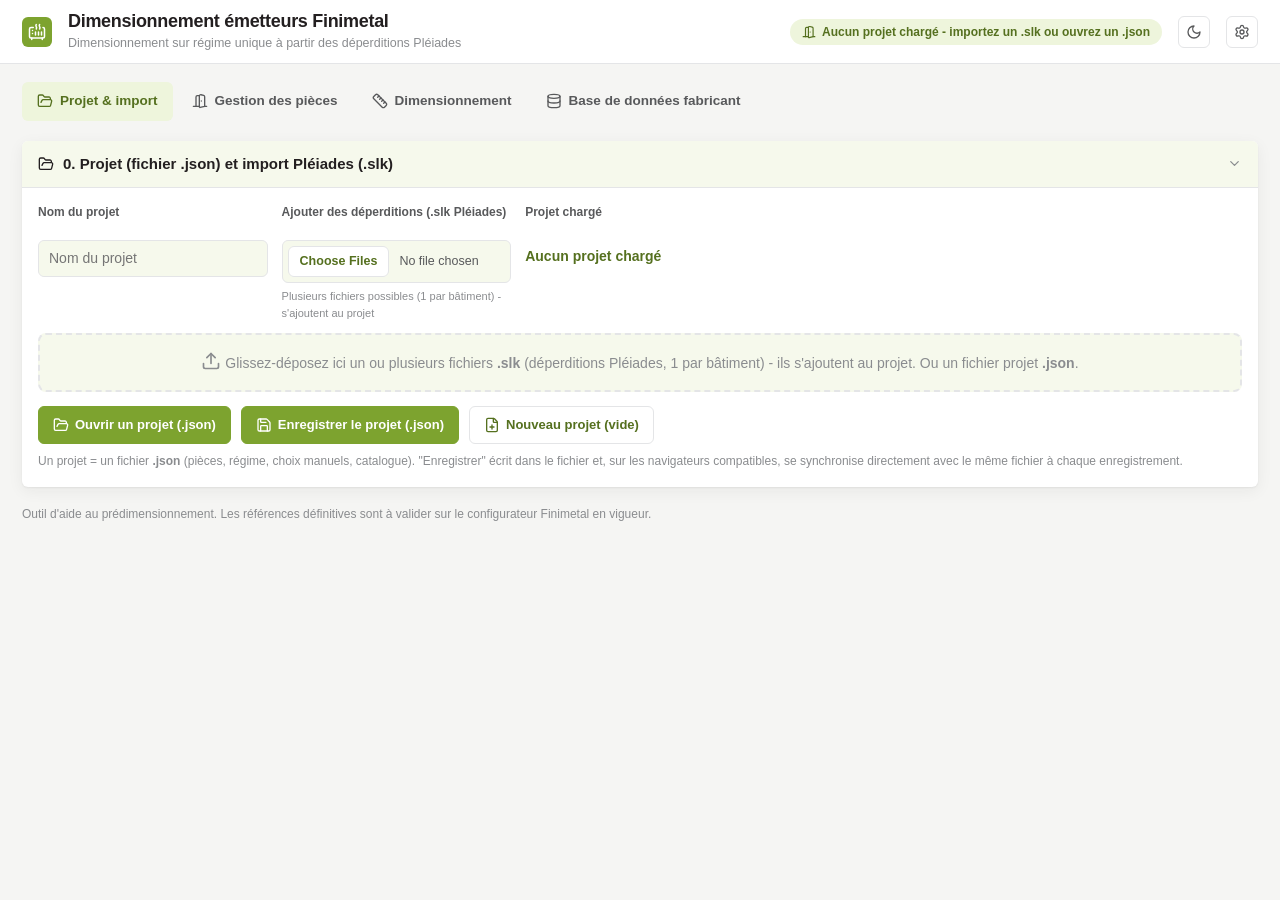
<file: index.html>
<!DOCTYPE html>
<!-- FICHIER GENERE PAR build.py - NE PAS EDITER DIRECTEMENT. Toute modification se fait dans src/, puis : python build.py -->
<html lang="fr">
<head>
<meta charset="utf-8">
<title>Dimensionnement émetteurs Finimetal</title>
<link rel="icon" href="data:image/svg+xml,%3Csvg xmlns='http://www.w3.org/2000/svg' width='32' height='32' viewBox='0 0 32 32'%3E%3Crect width='32' height='32' rx='7' fill='%237da32f'/%3E%3Cg transform='translate(4 4)' fill='none' stroke='white' stroke-width='2.2' stroke-linecap='round' stroke-linejoin='round'%3E%3Cpath d='M11 8c2-3-2-3 0-6'/%3E%3Cpath d='M15.5 8c2-3-2-3 0-6'/%3E%3Cpath d='M6 10h.01'/%3E%3Cpath d='M6 14h.01'/%3E%3Cpath d='M10 16v-4'/%3E%3Cpath d='M14 16v-4'/%3E%3Cpath d='M18 16v-4'/%3E%3Cpath d='M20 6a2 2 0 0 1 2 2v10a2 2 0 0 1-2 2H4a2 2 0 0 1-2-2V8a2 2 0 0 1 2-2h3'/%3E%3Cpath d='M5 20v2'/%3E%3Cpath d='M19 20v2'/%3E%3C/g%3E%3C/svg%3E">
<link rel="canonical" href="Selectionneur_radiateurs_Finimetal_v3.html">
<meta http-equiv="refresh" content="0; url=Selectionneur_radiateurs_Finimetal_v3.html">
</head>
<body>
<p>Redirection vers <a href="Selectionneur_radiateurs_Finimetal_v3.html">l'outil de dimensionnement</a>.</p>
</body>
</html>
</file>
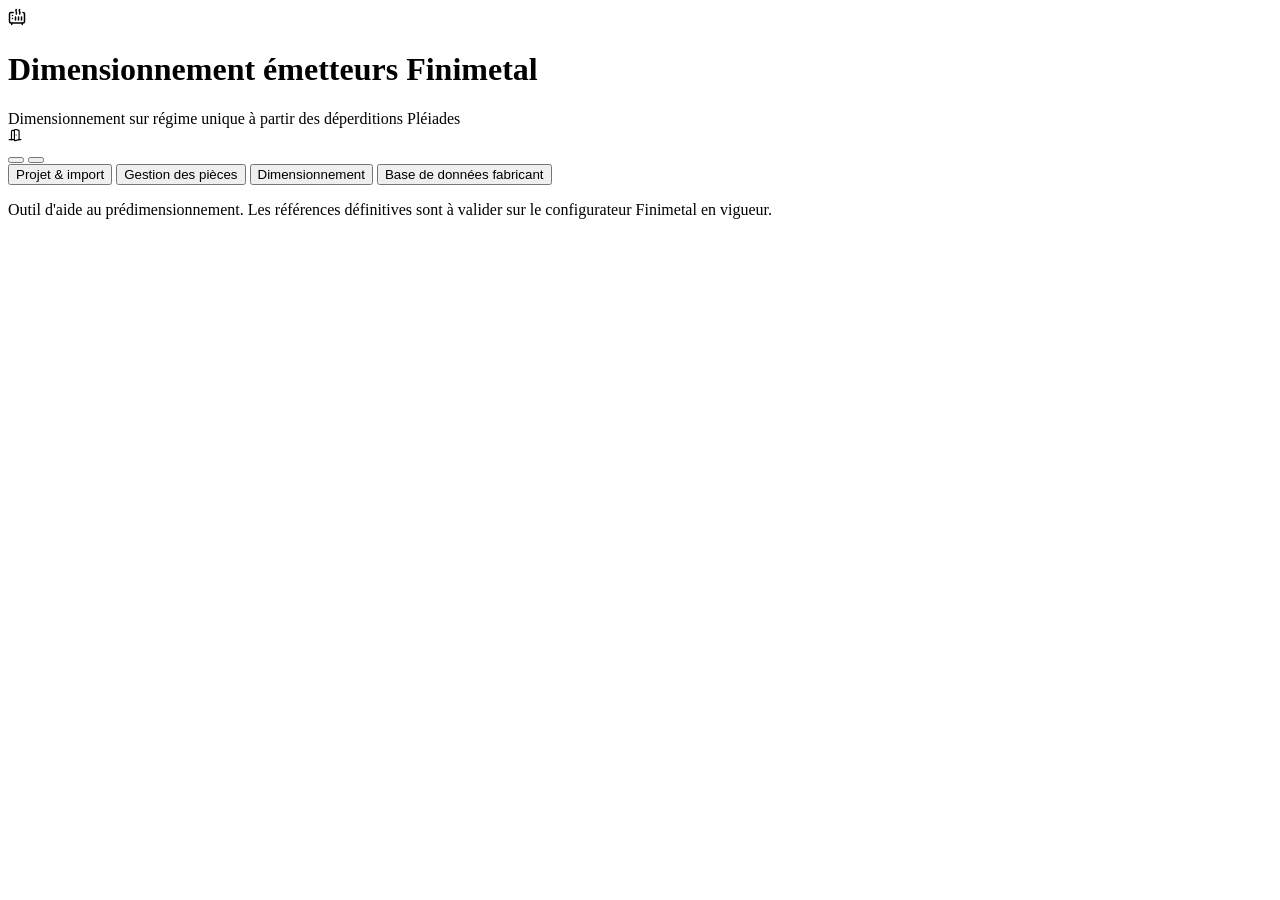
<file: src/template.html>
<!DOCTYPE html>
<html lang="fr">
<head>
<meta charset="utf-8">
<meta name="viewport" content="width=device-width, initial-scale=1">
<meta name="color-scheme" content="light dark">
<!-- Icone d'onglet : SVG en data URI, donc aucune requête externe et fonctionne en file://. -->
<link rel="icon" href="data:image/svg+xml,%3Csvg xmlns='http://www.w3.org/2000/svg' width='32' height='32' viewBox='0 0 32 32'%3E%3Crect width='32' height='32' rx='7' fill='%237da32f'/%3E%3Cg transform='translate(4 4)' fill='none' stroke='white' stroke-width='2.2' stroke-linecap='round' stroke-linejoin='round'%3E%3Cpath d='M11 8c2-3-2-3 0-6'/%3E%3Cpath d='M15.5 8c2-3-2-3 0-6'/%3E%3Cpath d='M6 10h.01'/%3E%3Cpath d='M6 14h.01'/%3E%3Cpath d='M10 16v-4'/%3E%3Cpath d='M14 16v-4'/%3E%3Cpath d='M18 16v-4'/%3E%3Cpath d='M20 6a2 2 0 0 1 2 2v10a2 2 0 0 1-2 2H4a2 2 0 0 1-2-2V8a2 2 0 0 1 2-2h3'/%3E%3Cpath d='M5 20v2'/%3E%3Cpath d='M19 20v2'/%3E%3C/g%3E%3C/svg%3E">
<title>Dimensionnement émetteurs Finimetal</title>
<style>
<!--@include: style.css -->
</style>
<!-- Thème appliqué avant le premier rendu, pour éviter un flash clair au chargement en sombre. -->
<script>try{var t=localStorage.getItem('finimetal_theme');document.documentElement.dataset.theme=t||(matchMedia('(prefers-color-scheme: dark)').matches?'dark':'light');}catch(e){}</script>
</head>
<body>
<header>
  <span class="logo"><svg width="18" height="18" viewBox="0 0 24 24" fill="none" stroke="currentColor" stroke-width="2" stroke-linecap="round" stroke-linejoin="round" aria-hidden="true"><path d="M11 8c2-3-2-3 0-6"/><path d="M15.5 8c2-3-2-3 0-6"/><path d="M6 10h.01"/><path d="M6 14h.01"/><path d="M10 16v-4"/><path d="M14 16v-4"/><path d="M18 16v-4"/><path d="M20 6a2 2 0 0 1 2 2v10a2 2 0 0 1-2 2H4a2 2 0 0 1-2-2V8a2 2 0 0 1 2-2h3"/><path d="M5 20v2"/><path d="M19 20v2"/></svg></span>
  <div class="titre">
    <h1>Dimensionnement émetteurs Finimetal</h1>
    <span class="sub" id="hdrSub">Dimensionnement sur régime unique à partir des déperditions Pléiades</span>
  </div>
  <span class="espace"></span>
  <div class="badge"><svg class="ico" width="14" height="14" viewBox="0 0 24 24" fill="none" stroke="currentColor" stroke-width="2" stroke-linecap="round" stroke-linejoin="round" aria-hidden="true"><path d="M11 20H2"/><path d="M11 4.562v16.157a1 1 0 0 0 1.242.97L19 20V5.562a2 2 0 0 0-1.515-1.94l-4-1A2 2 0 0 0 11 4.561z"/><path d="M11 4H8a2 2 0 0 0-2 2v14"/><path d="M14 12h.01"/><path d="M22 20h-3"/></svg><span id="hdrBadge"></span></div>
  <button type="button" class="bouton-icone noprint" id="btnTheme" aria-label="Changer de thème"></button>
  <button type="button" class="bouton-icone noprint" id="btnStats" data-ico="engrenage" aria-label="À propos et statistiques" title="À propos de l'outil"></button>
</header>

<div class="wrap">

  <div class="tabs noprint">
    <button data-view="projet" data-ico="dossier" onclick="showView('projet')">Projet &amp; import</button>
    <button data-view="pieces" data-ico="piece" onclick="showView('pieces')">Gestion des pièces <span class="tabcount" id="tabCountPieces"></span></button>
    <button data-view="dim" data-ico="dimensionnement" onclick="showView('dim')">Dimensionnement</button>
    <button data-view="db" data-ico="base_donnees" onclick="showView('db')">Base de données fabricant</button>
  </div>

<!--@include: vues/0-projet-import.html -->
<!--@include: vues/1-gestion-pieces.html -->
<!--@include: vues/2-parametres.html -->
<!--@include: vues/3-synthese.html -->
<!--@include: vues/4-tableau-pieces.html -->
<!--@include: vues/5-catalogue-modele.html -->
<!--@include: vues/6-base-donnees-fabricant.html -->
  <p class="note">Outil d'aide au prédimensionnement. Les références définitives sont à valider sur le configurateur Finimetal en vigueur.</p>
</div>

<dialog id="dlgStats" class="modale noprint">
  <div class="modale-tete">
    <h2 data-ico="engrenage">À propos de l'outil</h2>
    <span class="espace"></span>
    <button type="button" class="bouton-icone" id="btnStatsFermer" data-ico="fermer" aria-label="Fermer"></button>
  </div>
  <div class="modale-corps" id="statsCorps"></div>
</dialog>

<script>
<!--@include: donnees/version.js -->
<!--@include: donnees/modeles.js -->
<!--@include: donnees/catalogue-complet.js -->
<!--@include: donnees/acces-modeles.js -->
<!--@include: modules/00-icones.js -->
<!--@include: modules/01-etat-global.js -->
<!--@include: modules/02-lecture-parametres.js -->
<!--@include: modules/03-physique.js -->
<!--@include: modules/04-catalogue-unifie.js -->
<!--@include: modules/05-rendu.js -->
<!--@include: modules/06-catalogue-ui.js -->
<!--@include: modules/07-base-donnees-fabricant.js -->
<!--@include: modules/08-interactions.js -->
<!--@include: modules/09-selects-dynamiques.js -->
<!--@include: modules/10-export-csv.js -->
<!--@include: modules/11-persistance-locale.js -->
<!--@include: modules/12-projet-json.js -->
<!--@include: modules/13-info-entete.js -->
<!--@include: modules/14-import-slk.js -->
<!--@include: modules/15-init.js -->
<!--@include: modules/16-theme.js -->
<!--@include: modules/17-stats.js -->
</script>
</body>
</html>
</file>
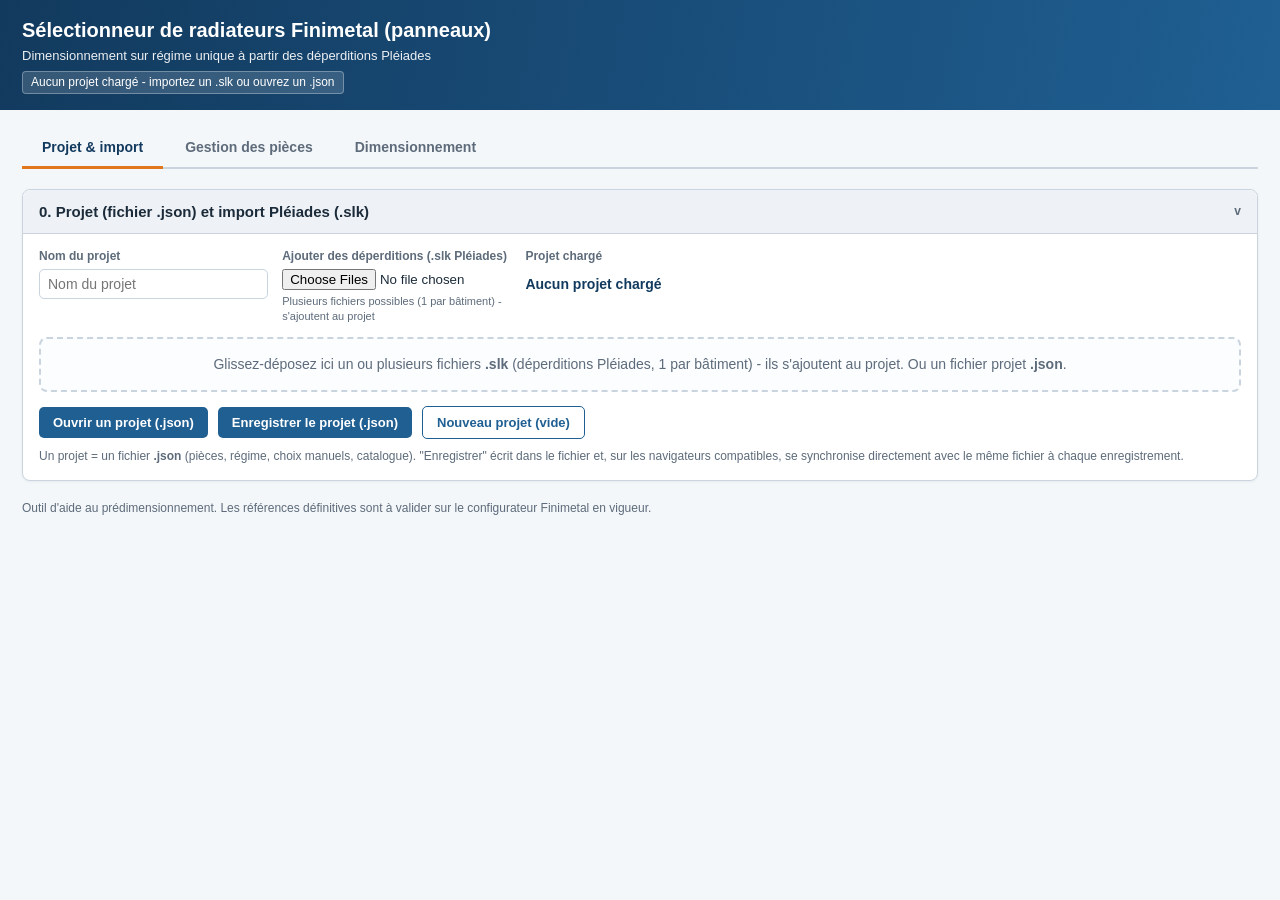
<file: versions/Selectionneur_radiateurs_Finimetal_v1.0.html>
<!DOCTYPE html>
<html lang="fr">
<head>
<meta charset="utf-8">
<meta name="viewport" content="width=device-width, initial-scale=1">
<title>Sélectionneur de radiateurs Finimetal</title>
<style>
  :root{
    --bleu:#123a5e; --bleu2:#1f5f92; --accent:#e2761b; --ok:#1a8a3a; --ko:#c0392b;
    --gris:#eef2f6; --gris2:#dce4ec; --txt:#1c2b3a; --muted:#5d6b7a; --bord:#c9d4de;
  }
  *{box-sizing:border-box}
  body{font-family:"Segoe UI",Arial,Helvetica,sans-serif;margin:0;color:var(--txt);background:#f4f7fa;font-size:14px;line-height:1.4}
  header{background:linear-gradient(100deg,var(--bleu),var(--bleu2));color:#fff;padding:16px 22px}
  header h1{margin:0 0 3px;font-size:20px;font-weight:600}
  header .sub{font-size:13px;opacity:.92}
  header .badge{display:inline-block;background:rgba(255,255,255,.15);border:1px solid rgba(255,255,255,.3);
    border-radius:4px;padding:2px 8px;margin-top:6px;font-size:12px}
  .wrap{padding:18px 22px 60px;max-width:1500px;margin:0 auto}
  .panel{background:#fff;border:1px solid var(--bord);border-radius:8px;margin-bottom:18px;box-shadow:0 1px 3px rgba(0,0,0,.05)}
  .panel h2{margin:0;padding:11px 16px;font-size:15px;background:var(--gris);border-bottom:1px solid var(--bord);
    border-radius:8px 8px 0 0;display:flex;align-items:center;gap:8px;cursor:pointer;user-select:none}
  .panel h2 .chev{margin-left:auto;font-size:12px;color:var(--muted)}
  .panel .body{padding:14px 16px}
  .grid{display:grid;grid-template-columns:repeat(auto-fill,minmax(210px,1fr));gap:14px}
  .fld{display:flex;flex-direction:column;gap:4px}
  .fld label{font-size:12px;font-weight:600;color:var(--muted)}
  .fld .hint{font-size:11px;color:var(--muted);font-weight:400}
  .pair{display:flex;gap:8px}
  .pair>div{flex:1;display:flex;flex-direction:column;gap:4px}
  .pair .sep{align-self:flex-end;padding-bottom:8px;color:var(--muted);font-weight:600;flex:0}
  input[type=number],input[type=text],select{padding:6px 8px;border:1px solid var(--bord);border-radius:5px;font-size:14px;background:#fff;width:100%}
  .chips{display:flex;gap:8px;flex-wrap:wrap}
  .chip{display:flex;gap:5px;align-items:center;border:1px solid var(--bord);border-radius:20px;padding:5px 12px;font-size:13px;cursor:pointer;background:#fff}
  .chip input{margin:0}
  .btn{background:var(--bleu2);color:#fff;border:none;border-radius:5px;padding:8px 14px;font-size:13px;cursor:pointer;font-weight:600}
  .btn:hover{background:var(--bleu)}
  .btn.sec{background:#fff;color:var(--bleu2);border:1px solid var(--bleu2)}
  .btn.sec:hover{background:var(--gris)}
  .btn.mini{padding:3px 8px;font-size:11px;font-weight:600}
  .toolbar{display:flex;gap:10px;flex-wrap:wrap;align-items:center;margin-bottom:6px}
  .live{display:flex;gap:18px;flex-wrap:wrap;background:#fbf6ef;border:1px solid #f0d9bf;border-radius:6px;padding:10px 14px;margin-top:12px;font-size:13px}
  .live b{color:var(--accent)}
  table{border-collapse:collapse;width:100%;font-size:13px}
  th,td{border:1px solid var(--bord);padding:5px 7px;text-align:center;white-space:nowrap}
  th{background:var(--bleu);color:#fff;font-weight:600;position:sticky;top:0;z-index:2}
  td.l{text-align:left}
  td.empty{padding:26px;color:var(--muted);font-style:italic}
  tr.apt td{background:#eaf1f7;font-weight:700;color:var(--bleu);text-align:left}
  tbody tr:hover td{background:#f3f8ff}
  tr.sub td{background:#f6f9fc;font-weight:600;font-style:italic;color:var(--muted)}
  .rad{background:#fff;font-weight:600}
  select.cell{padding:3px 4px;font-size:12px;max-width:110px}
  input.cell{width:64px;padding:3px 4px;font-size:12px;text-align:center}
  .cov-ok{color:var(--ok);font-weight:700}
  .cov-ko{color:var(--ko);font-weight:700}
  .cov-hi{color:#b8860b;font-weight:700}
  .emlab{display:inline-block;padding:2px 8px;border-radius:11px;font-size:11px;font-weight:700;color:#fff;letter-spacing:.3px;-webkit-print-color-adjust:exact;print-color-adjust:exact}
  .em-rad{background:var(--bleu2)}
  .em-ss{background:var(--accent)}
  .tabs{display:flex;gap:2px;margin:0 0 20px;border-bottom:2px solid var(--bord);flex-wrap:wrap}
  .tabs button{background:none;border:none;border-bottom:3px solid transparent;padding:11px 20px;font-size:14px;font-weight:600;color:var(--muted);cursor:pointer;margin-bottom:-2px;border-radius:6px 6px 0 0}
  .tabs button:hover{color:var(--bleu);background:var(--gris)}
  .tabs button.active{color:var(--bleu);border-bottom-color:var(--accent)}
  .tabcount{display:inline-block;margin-left:7px;background:var(--accent);color:#fff;font-size:11px;font-weight:700;border-radius:9px;padding:1px 7px;vertical-align:middle}
  th.sortable{cursor:pointer;user-select:none;white-space:nowrap}
  th.sortable:hover{background:rgba(255,255,255,.14)}
  th.sort-asc::after,th.sort-desc::after{content:'';display:inline-block;width:0;height:0;margin-left:6px;vertical-align:middle;border-left:4px solid transparent;border-right:4px solid transparent}
  th.sort-asc::after{border-bottom:5px solid currentColor}
  th.sort-desc::after{border-top:5px solid currentColor}
  @media print{ .tabs{display:none!important} .panel[data-view]{display:block!important} }
  .note{font-size:12px;color:var(--muted);margin-top:10px;line-height:1.6}
  .tablewrap{overflow-x:auto;max-height:70vh;overflow-y:auto;border:1px solid var(--bord);border-radius:6px}
  .synth{display:grid;grid-template-columns:repeat(auto-fit,minmax(160px,1fr));gap:12px}
  .card{background:var(--gris);border:1px solid var(--bord);border-radius:7px;padding:11px 13px}
  .card .k{font-size:12px;color:var(--muted)}
  .card .v{font-size:22px;font-weight:700;color:var(--bleu)}
  .card .u{font-size:12px;color:var(--muted)}
  details.meth{font-size:13px;line-height:1.7}
  details.meth summary{cursor:pointer;font-weight:600;color:var(--bleu2)}
  code{background:var(--gris);padding:1px 5px;border-radius:3px;font-size:12px}
  .miniinp{width:74px;padding:3px 5px;font-size:12px}
  .kt th,.kt td{font-size:12px;padding:3px 6px}
  @media print{
    header{background:var(--bleu) !important;-webkit-print-color-adjust:exact;print-color-adjust:exact}
    .noprint{display:none !important}
    .panel{break-inside:avoid;box-shadow:none}
    .tablewrap{max-height:none;overflow:visible}
    th{position:static}
    body{background:#fff;font-size:11px}
  }
</style>
</head>
<body>
<header>
  <h1>Sélectionneur de radiateurs Finimetal (panneaux)</h1>
  <div class="sub" id="hdrSub">Dimensionnement sur régime unique à partir des déperditions Pléiades</div>
  <div class="badge" id="hdrBadge"></div>
</header>

<div class="wrap">

  <div class="tabs noprint">
    <button data-view="projet" onclick="showView('projet')">Projet &amp; import</button>
    <button data-view="pieces" onclick="showView('pieces')">Gestion des pièces <span class="tabcount" id="tabCountPieces"></span></button>
    <button data-view="dim" onclick="showView('dim')">Dimensionnement</button>
  </div>

  <!-- ===================== 0. PROJET / IMPORT ===================== -->
  <div class="panel" data-view="projet">
    <h2 onclick="toggle(this)">0. Projet (fichier .json) et import Pléiades (.slk) <span class="chev">v</span></h2>
    <div class="body">
      <div class="grid">
        <div class="fld">
          <label>Nom du projet</label>
          <input type="text" id="projName" placeholder="Nom du projet">
        </div>
        <div class="fld">
          <label>Ajouter des déperditions (.slk Pléiades)</label>
          <input type="file" id="fileSlk" accept=".slk,.SLK" multiple>
          <span class="hint">Plusieurs fichiers possibles (1 par bâtiment) - s'ajoutent au projet</span>
        </div>
        <div class="fld">
          <label>Projet chargé</label>
          <div id="projInfo" style="padding:6px 0;font-weight:600;color:var(--bleu)"></div>
        </div>
      </div>
      <div id="dropzone" style="margin-top:12px;border:2px dashed var(--bord);border-radius:8px;
        padding:16px;text-align:center;color:var(--muted);background:#fbfdff;cursor:pointer">
Glissez-déposez ici un ou plusieurs fichiers <b>.slk</b> (déperditions Pléiades, 1 par bâtiment) - ils s'ajoutent au projet. Ou un fichier projet <b>.json</b>.
      </div>
      <div id="importMsg" style="margin-top:10px;font-size:13px"></div>
      <input type="file" id="fileJson" accept=".json,application/json" style="display:none">
      <div class="toolbar noprint" style="margin-top:14px">
        <button class="btn" onclick="openProject()">Ouvrir un projet (.json)</button>
        <button class="btn" onclick="saveProject()">Enregistrer le projet (.json)</button>
        <button class="btn sec" onclick="newProject()">Nouveau projet (vide)</button>
      </div>
      <div class="note" style="margin-top:8px">
        Un projet = un fichier <b>.json</b> (pièces, régime, choix manuels, catalogue). "Enregistrer" écrit dans le fichier
        et, sur les navigateurs compatibles, se synchronise directement avec le même fichier à chaque enregistrement.
      </div>
    </div>
  </div>

  <!-- ===================== GESTION DES PIECES ===================== -->
  <div class="panel" data-view="pieces">
    <h2>Gestion des pièces (émetteur, renommer, supprimer)</h2>
    <div class="body">
      <div class="note noprint" style="margin-top:0">
        Définissez l'émetteur de chaque pièce (radiateur panneau ou sèche-serviette). Par défaut, les pièces
        "salle de bain / salle d'eau" sont détectées en sèche-serviette. Vous pouvez aussi renommer ou supprimer des pièces.
        Cliquez un en-tête de colonne pour trier.
      </div>
      <div class="toolbar noprint" style="margin:12px 0;flex-wrap:wrap;gap:8px;align-items:center">
        <input type="text" id="rmSearch" placeholder="Rechercher (pièce, logement, bâtiment)..." style="max-width:260px" oninput="renderRoomMgmt()">
        <select id="rmBat" class="cell" style="max-width:220px" onchange="renderRoomMgmt()"><option value="">Tous les bâtiments</option></select>
        <select id="rmEm" class="cell" style="max-width:190px" onchange="renderRoomMgmt()">
          <option value="">Tous les émetteurs</option>
          <option value="rad">Radiateurs seuls</option>
          <option value="ss">Sèche-serviettes seuls</option>
        </select>
        <button class="btn sec mini" onclick="rmReset()">Réinitialiser</button>
        <span id="rmCount" style="margin-left:auto;font-size:12px;color:var(--muted)"></span>
      </div>
      <div class="tablewrap">
        <table id="roomTbl"></table>
      </div>
    </div>
  </div>

  <!-- ===================== 1. PARAMETRES ===================== -->
  <div class="panel" data-view="dim">
    <h2 onclick="toggle(this)">1. Paramètres de sélection <span class="chev">v</span></h2>
    <div class="body">
      <div class="grid">
        <div class="fld">
          <label>Modèle de radiateur</label>
          <select id="model"></select>
          <span class="hint">Gamme panneau Finimetal</span>
        </div>
        <div class="fld">
          <label>Type de radiateur</label>
          <div class="chips" id="allowTypes">
            <label class="chip"><input type="checkbox" value="11" checked> Type 11</label>
            <label class="chip"><input type="checkbox" value="21" checked> Type 21</label>
            <label class="chip"><input type="checkbox" value="22" checked> Type 22</label>
            <label class="chip"><input type="checkbox" value="33" checked> Type 33</label>
          </div>
          <span class="hint">Types candidats (le plus fin est privilégié)</span>
        </div>
        <div class="fld">
          <label>Hauteur mini / maxi (mm)</label>
          <div class="pair">
            <div><select id="hMin"></select></div>
            <div class="sep">à</div>
            <div><select id="hMax"></select></div>
          </div>
        </div>
        <div class="fld">
          <label>Longueur mini / maxi (mm)</label>
          <div class="pair">
            <div><select id="lMin"></select></div>
            <div class="sep">à</div>
            <div><select id="lMax"></select></div>
          </div>
          <span class="hint">Longueurs de la gamme du modèle</span>
        </div>
        <div class="fld">
          <label>Température aller / retour (°C)</label>
          <div class="pair">
            <div><input type="number" id="Te" value="" step="1" min="25" max="90" placeholder="aller"></div>
            <div class="sep">/</div>
            <div><input type="number" id="Ts" value="" step="1" min="20" max="85" placeholder="retour"></div>
          </div>
          <span class="hint">Régime du projet (à saisir)</span>
        </div>
        <div class="fld">
          <label>Tolérance mini / maxi (%)</label>
          <div class="pair">
            <div><input type="number" id="tolMin" value="0" step="1" min="-30" max="30"></div>
            <div class="sep">/</div>
            <div><input type="number" id="tolMax" value="20" step="1" min="-30" max="30"></div>
          </div>
          <span class="hint">Écart admis / puissance requise (borné à -30 / +30 %)</span>
        </div>
        <div class="fld">
          <label>Plusieurs radiateurs au-delà de (m²)</label>
          <input type="number" id="seuil2" value="25" step="1" min="0" max="200">
          <span class="hint">2 radiateurs si surface &gt; ce seuil (0 = désactivé)</span>
        </div>
        <div class="fld">
          <label>Critère de sélection auto</label>
          <select id="criterion">
            <option value="thin">Type le plus fin</option>
            <option value="compact">Encombrement mini (longueur)</option>
            <option value="lowh">Hauteur mini</option>
          </select>
        </div>
        <div class="fld">
          <label>Modèle sèche-serviette</label>
          <select id="ssModel"></select>
          <span class="hint">Auto sur les pièces "salle de bain / salle d'eau"</span>
        </div>
        <div class="fld">
          <label>Énergie sèche-serviette</label>
          <select id="ssEnergy">
            <option value="eau">Eau chaude</option>
            <option value="elec">Électrique</option>
            <option value="mix">Mixte (eau + élec)</option>
          </select>
          <span class="hint">Choix du projet : filtre les modèles disponibles</span>
        </div>
      </div>

      <div class="note" style="margin-top:6px">
        La <b>température ambiante</b> (consigne, colonne Ti) et la <b>puissance requise</b> (colonne <b>Total</b> des déperditions
        Pléiades, relance incluse) sont lues depuis l'export Pléiades et <b>ne sont pas modifiables ici</b>.
        Pour les changer, ajustez le calcul dans Pléiades puis ré-importez le fichier .slk.
      </div>

      <div class="live" id="liveBox"></div>

      <div class="toolbar noprint" style="margin-top:14px">
        <button class="btn" onclick="recalcAll()">Recalculer tout en auto</button>
        <button class="btn sec" onclick="exportCSV()">Exporter le bordereau (CSV)</button>
        <button class="btn sec" onclick="window.print()">Imprimer / PDF</button>
      </div>
    </div>
  </div>

  <!-- ===================== 2. SYNTHESE ===================== -->
  <div class="panel" data-view="dim">
    <h2 onclick="toggle(this)">2. Synthèse du projet <span class="chev">v</span></h2>
    <div class="body">
      <div class="synth" id="synth"></div>
      <div style="margin-top:16px">
        <b>Bordereau des radiateurs (quantitatif par modèle)</b>
        <div class="tablewrap" style="max-height:none;margin-top:8px">
          <table id="bordereau" class="kt"></table>
        </div>
      </div>
    </div>
  </div>

  <!-- ===================== 3. TABLEAU PIECES ===================== -->
  <div class="panel" data-view="dim">
    <h2 onclick="toggle(this)">3. Sélection pièce par pièce <span class="chev">v</span></h2>
    <div class="body">
      <div class="note noprint" style="margin-top:0">
        Ti et P requise proviennent de Pléiades (non modifiables). Colonnes ajustables :
        <b>Nb</b>, <b>Type</b>, <b>Hauteur</b>, <b>Longueur</b>.
        Bouton <b>A</b> = revenir à la sélection automatique. Couverture verte = dans la tolérance,
        rouge = insuffisant, orange = au-delà de la tolérance maxi.
      </div>
      <div class="tablewrap">
        <table id="tbl"></table>
      </div>
    </div>
  </div>

  <!-- ===================== 4. CATALOGUE ===================== -->
  <div class="panel" data-view="dim">
    <h2 onclick="toggle(this,true)">4. Catalogue du modèle (éditable) et méthode <span class="chev">&gt;</span></h2>
    <div class="body" style="display:none">
      <p class="note" style="margin-top:0">
        Puissances à <b>DT50</b> (75/65/20 °C selon EN 442), en <b>W/m</b> (watts par mètre), et exposant <b>n</b> (Pente)
        par type et hauteur, issues du <b>tarif Finimetal</b> (données constructeur, non modifiables).
      </p>
      <div class="tablewrap" style="max-height:none">
        <table id="catTbl" class="kt"></table>
      </div>
      <details class="meth" style="margin-top:16px">
        <summary>Méthode de calcul (à lire)</summary>
        <p><b>Puissance requise</b> par pièce = colonne "Total" des déperditions Pléiades (base + relance), ou vos valeurs saisies.</p>
        <p><b>Écart de température</b> pour la consigne réelle de chaque pièce, en moyenne arithmétique
        (convention Finimetal) : <code>DT = (Te + Ts)/2 - Ti</code>.</p>
        <p><b>Facteur de correction</b> vs catalogue DT50 : <code>f = (DT / 50) ^ n</code> (n = Pente, selon type et hauteur).
        Cette méthode reproduit exactement les puissances du tarif Finimetal (vérifié au watt).</p>
        <p><b>Puissance émise</b> = W/m x longueur(m) x f. La sélection auto retient la plus petite longueur (de la gamme
        du modèle) couvrant la puissance requise majorée de la tolérance mini, en privilégiant le type le plus fin.</p>
        <p style="color:var(--muted)">Les modèles Compact, Standard et Intégré partagent le même corps de chauffe
        (11K/21K/22K/33K "avec ailettes") : leurs puissances sont identiques, seules la finition et la connexion diffèrent.</p>
      </details>
    </div>
  </div>

  <p class="note">Outil d'aide au prédimensionnement. Les références définitives sont à valider sur le configurateur Finimetal en vigueur.</p>
</div>

<script>
/* ============================ CATALOGUE FINIMETAL (tarif 04/2021) ============================ */
const TYPE_ORDER = ["11","21","22","33"];
const CPT_HEIGHTS = [300,400,500,600,750,900];
const CPT_LENGTHS = [400,520,600,720,800,920,1000,1120,1200,1320,1400,1600,1800,2000,2200,2400,2600,2800,3000];
const CPT_MAXLEN  = {"11":3000,"21":3000,"22":3000,"33":2600};
const CPT_WM = {  // W/m a DT50 (colonne L1000 du tarif), hauteurs 300..900
  "11":[565,708,843,939,1128,1292], "21":[838,1047,1227,1357,1633,1864],
  "22":[1095,1357,1543,1713,2049,2296], "33":[1561,1936,2228,2453,2847,3221] };
const CPT_N = {   // Pente (exposant n)
  "11":[1.3298,1.3420,1.3299,1.3193,1.3337,1.3318], "21":[1.3270,1.3343,1.3225,1.3102,1.3263,1.3207],
  "22":[1.3081,1.3281,1.3220,1.3371,1.3328,1.3487], "33":[1.3308,1.3571,1.3509,1.3328,1.3500,1.3544] };
function mkModel(name,code){ return {name,code,types:["11","21","22","33"],heights:CPT_HEIGHTS.slice(),lengths:CPT_LENGTHS.slice(),
  maxLen:Object.assign({},CPT_MAXLEN), Wm:JSON.parse(JSON.stringify(CPT_WM)), n:JSON.parse(JSON.stringify(CPT_N))}; }
// Compact / Standard / Integre : meme corps de chauffe "avec ailettes" -> puissances identiques (verifie).
// Catalogue constant (donnees fabricant, non editable).
const MODELS = {
  compact:  mkModel("Reggane 3010 Compact","K"),
  standard: mkModel("Reggane 3010 Standard","S"),
  integre:  mkModel("Reggane 3010 Intégré","I"),
  // Maternelle : un seul type (32KV), face avant non chauffee, hauteurs 400/600/750 (tarif Finimetal)
  maternelle: {name:"Reggane 3010 Maternelle", code:"KV", types:["32"],
    heights:[400,600,750], lengths:[400,600,720,800,920,1000,1120,1200,1320,1400,1600,1800,2000,2200],
    maxLen:{"32":2200}, Wm:{"32":[1366,1742,2081]}, n:{"32":[1.326,1.319,1.375]}}
};
function mTypes(S){ return mdl(S).types || TYPE_ORDER; }

/* ============================ ETAT GLOBAL ============================ */
let ROOMS   = [];        // {id, bat, apt, piece, Ti, surf, dep, total, emitter?}
let PROJECT_NAME = "";
let overrides = {};      // { roomId : {type,height,length,N,ss} }
let fileHandle = null;
let ROOM_SEQ = 1;
function nextId(){ return ROOM_SEQ++; }
// Assure id + bat pour chaque piece ; ROOM_SEQ au-dela du max existant.
function normalizeRooms(rooms, bat){
  let mx=0; rooms.forEach(r=>{ if(typeof r.id==='number' && r.id>mx) mx=r.id; });
  if(mx>=ROOM_SEQ) ROOM_SEQ=mx+1;
  rooms.forEach(r=>{ if(typeof r.id!=='number') r.id=nextId(); if(bat!=null && r.bat==null) r.bat=bat; });
  return rooms;
}

const $ = id => document.getElementById(id);
const nf  = new Intl.NumberFormat('fr-FR',{maximumFractionDigits:0});
const nf1 = new Intl.NumberFormat('fr-FR',{maximumFractionDigits:1});
const pad4 = n => String(n).padStart(4,'0');

/* ============================ LECTURE PARAMETRES ============================ */
function readSettings(){
  return {
    model: $('model').value || 'compact',
    allowTypes: [...document.querySelectorAll('#allowTypes input:checked')].map(x=>x.value),
    Hmin:+$('hMin').value, Hmax:+$('hMax').value,
    Lmin:+$('lMin').value, Lmax:+$('lMax').value,
    Te:+$('Te').value, Ts:+$('Ts').value,
    tolMin:+$('tolMin').value||0, tolMax:+$('tolMax').value||0,
    seuil2:+$('seuil2').value||0,
    criterion: $('criterion').value,
    ssModel: $('ssModel').value || 'tahiti',
    ssEnergy: $('ssEnergy').value || 'eau'
  };
}

/* ============================ PHYSIQUE (methode Finimetal : moyenne arithmetique) ============================ */
function mdl(S){ return MODELS[S.model] || MODELS.compact; }
function mHeights(S){ return mdl(S).heights; }
function mLengths(S){ return mdl(S).lengths; }
function idxH(S,h){ return mdl(S).heights.indexOf(+h); }
function WmOf(S,type,h){ const i=idxH(S,h); return i<0?NaN:mdl(S).Wm[type][i]; }
function nOf(S,type,h){ const i=idxH(S,h); return i<0?1.3:mdl(S).n[type][i]; }
function dtOf(Te,Ts,Ti){ return (Te+Ts)/2 - Ti; }
function factorOf(S,type,h,Ti){ const dt=dtOf(S.Te,S.Ts,Ti);
  if(!(dt>0)) return {f:NaN,dt}; return {f:Math.pow(dt/50,nOf(S,type,h)),dt}; }
function emitOf(S,type,h,len,Ti){ const {f}=factorOf(S,type,h,Ti); const wm=WmOf(S,type,h);
  if(!(f>0)||!(wm>0)) return 0; return wm*(len/1000)*f; }
function typeRank(S,t){ return mTypes(S).indexOf(t); }
function lenMax(S,type){ const m=mdl(S).maxLen||{}; return m[type]||3000; }
function lengthsFor(S,type,h){ return mLengths(S).filter(l=>l>=S.Lmin && l<=S.Lmax && l<=lenMax(S,type)); }
function allLengthsFor(S,type){ return mLengths(S).filter(l=>l<=lenMax(S,type)); }

function fitLength(S,type,h,q,Ti){
  const lens=lengthsFor(S,type,h); let last=null;
  for(const len of lens){ const e=emitOf(S,type,h,len,Ti); last={length:len,emitted:e}; if(e>=q) return {length:len,emitted:e,ok:true}; }
  return last?{...last,ok:false}:null;
}
function betterCand(S,a,b,crit){
  if(!b) return true;
  const tr=c=>typeRank(S,c.type);
  const key=c=> crit==='compact'? [c.length,tr(c),c.height]
              : crit==='lowh'   ? [c.height,tr(c),c.length]
              :                    [tr(c),c.length,c.height];
  const ka=key(a),kb=key(b);
  for(let i=0;i<ka.length;i++){ if(ka[i]!==kb[i]) return ka[i]<kb[i]; }
  return false;
}
function candTypes(S){ const types=mTypes(S); const a=S.allowTypes&&S.allowTypes.length? S.allowTypes:types.slice();
  const r=types.filter(t=>a.includes(t)); return r.length? r : types.slice(); }
function candHeights(S){ let h=mHeights(S).filter(x=>x>=S.Hmin && x<=S.Hmax);
  if(!h.length) h=mHeights(S).slice(); return h.slice().sort((a,b)=>a-b); }
function baseN(S,surf){ return (S.seuil2>0 && surf>S.seuil2)?2:1; }

function autoSelect(S,Q,Ti,surf){
  const types=candTypes(S), heights=candHeights(S);
  const N0=baseN(S,surf), qmin=Q*(1+S.tolMin/100);
  for(let N=N0;N<=Math.max(N0,4);N++){
    const q=qmin/N; let best=null;
    for(const t of types) for(const h of heights){
      const r=fitLength(S,t,h,q,Ti);
      if(r&&r.ok){ const cand={type:t,height:h,length:r.length,unit:r.emitted,N};
        if(betterCand(S,cand,best,S.criterion)) best=cand; }
    }
    if(best) return best;
  }
  const t=types[types.length-1]||"33", h=heights[heights.length-1];
  const r=fitLength(S,t,h,qmin/N0,Ti) || {length:(lengthsFor(S,t,h).slice(-1)[0]||S.Lmax)};
  return {type:t,height:h,length:r.length,unit:emitOf(S,t,h,r.length,Ti),N:N0,ok:false};
}

// Overrides indexes par ID STABLE de piece (pas l'index de tableau) -> suppression/renommage surs.
function ov(id,k){ return overrides[id]? overrides[id][k] : undefined; }
// Ti et P requise viennent UNIQUEMENT de Pleiades (non editables dans l'outil).
function reqOf(S,r){ return r.total||r.dep||0; }
function tiOf(r){ return r.Ti; }

function effOf(S,r){
  const Ti=tiOf(r), Q=reqOf(S,r);
  const auto=autoSelect(S,Q,Ti,r.surf);
  const o=overrides[r.id]||{};
  const type=o.type??auto.type;
  const height=o.height??auto.height;
  const N=o.N??auto.N;
  let length;
  if(o.length) length=o.length;
  else { const r2=fitLength(S,type,height,Q*(1+S.tolMin/100)/N,Ti); length=r2?r2.length:(lengthsFor(S,type,height).slice(-1)[0]||S.Lmax); }
  const unit=emitOf(S,type,height,length,Ti);
  return {Ti,Q,type,height,length,N,unit,total:unit*N,manual:Object.keys(o).length>0};
}
function designation(S,type,h,len){ const m=mdl(S); return `${m.name} ${type}${m.code}${h} ${pad4(len)}`; }

/* ============================ SECHE-SERVIETTES (catalogue Finimetal) ============================ */
// Eau/Mixte : puissance NF EN442 a DT50 + Pente (n). Electrique : puissance resistance (W).
const TOWELS = {
  tahiti:{name:"Tahiti", eau:[{t:11,w:500,h:547,p:257,n:1.226},{t:17,w:500,h:862,p:417,n:1.234},{t:24,w:500,h:1222,p:576,n:1.244},{t:24,w:600,h:1222,p:676,n:1.28},{t:24,w:750,h:1222,p:826,n:1.292},{t:30,w:500,h:1537,p:718,n:1.279},{t:30,w:600,h:1537,p:842,n:1.246},{t:30,w:750,h:1537,p:1030,n:1.239},{t:36,w:500,h:1807,p:866,n:1.26},{t:36,w:600,h:1807,p:1014,n:1.25},{t:36,w:750,h:1807,p:1237,n:1.24}], elec:[{t:11,w:500,h:638,pw:300},{t:17,w:500,h:908,pw:500},{t:24,w:500,h:1313,pw:750},{t:30,w:600,h:1628,pw:1000},{t:30,w:750,h:1628,pw:1250},{t:36,w:500,h:1898,pw:1000},{t:36,w:600,h:1898,pw:1250},{t:36,w:750,h:1898,pw:1500}]},
  tahiti_family:{name:"Tahiti Family", eau:[{t:21,w:500,h:1222,p:528,n:1.255},{t:21,w:600,h:1222,p:580,n:1.244},{t:30,w:500,h:1537,p:689,n:1.252},{t:30,w:600,h:1537,p:758,n:1.241}]},
  tahiti_double:{name:"Tahiti Double", eau:[{t:15,w:450,h:862,p:630,n:1.199},{t:21,w:450,h:1222,p:856,n:1.227}]},
  tahiti_rc:{name:"Tahiti Raccord Central", eau:[{t:11,w:500,h:547,p:266,n:1.226},{t:17,w:500,h:862,p:397,n:1.234},{t:24,w:500,h:1222,p:552,n:1.244},{t:30,w:500,h:1537,p:718,n:1.252},{t:30,w:600,h:1537,p:804,n:1.246},{t:30,w:750,h:1537,p:976,n:1.239},{t:36,w:500,h:1807,p:830,n:1.26},{t:36,w:600,h:1807,p:962,n:1.25},{t:36,w:750,h:1807,p:1161,n:1.24}], mix:[{t:17,w:500,h:949,p:397,n:1.234},{t:24,w:500,h:1309,p:552,n:1.244},{t:30,w:600,h:1624,p:804,n:1.246},{t:30,w:750,h:1624,p:976,n:1.239}]},
  tahiti_surf:{name:"Tahiti Surf", elec:[{t:11,w:500,h:634,pw:300},{t:17,w:500,h:949,pw:500},{t:24,w:500,h:1309,pw:750},{t:30,w:600,h:1624,pw:1000},{t:30,w:750,h:1624,pw:1250},{t:36,w:500,h:1894,pw:1000},{t:36,w:600,h:1894,pw:1250},{t:36,w:750,h:1894,pw:1500}]},
  tahiti_surf_rc:{name:"Tahiti Surf Raccord Central", eau:[{t:11,w:500,h:547,p:266,n:1.226},{t:17,w:500,h:862,p:397,n:1.234},{t:24,w:500,h:1222,p:552,n:1.244},{t:24,w:600,h:1222,p:647,n:1.241},{t:24,w:750,h:1222,p:790,n:1.239},{t:30,w:500,h:1537,p:689,n:1.252},{t:30,w:600,h:1537,p:804,n:1.246},{t:30,w:750,h:1537,p:976,n:1.239},{t:36,w:500,h:1807,p:830,n:1.26},{t:36,w:600,h:1807,p:962,n:1.25}], mix:[{t:17,w:500,h:949,p:397,n:1.234},{t:24,w:500,h:1309,p:552,n:1.244},{t:30,w:600,h:1624,p:804,n:1.246},{t:30,w:750,h:1624,p:976,n:1.239}]},
  tahiti_surf_chrome:{name:"Tahiti Surf Chrome", eau:[{t:24,w:500,h:1222,p:395,n:1.275},{t:30,w:600,h:1537,p:585,n:1.291}], mix:[{t:24,w:500,h:1342,p:395,n:1.275},{t:30,w:600,h:1657,p:585,n:1.291}], elec:[{t:24,w:500,h:1342,pw:500},{t:30,w:600,h:1657,pw:750}]},
  novella:{name:"Novella Bains", eau:[{t:10,w:500,h:700,p:358,n:1.227},{t:13,w:400,h:912,p:393,n:1.249},{t:13,w:500,h:912,p:463,n:1.244},{t:19,w:400,h:1336,p:568,n:1.237},{t:19,w:500,h:1336,p:668,n:1.232},{t:22,w:500,h:1548,p:780,n:1.24},{t:25,w:600,h:1760,p:1015,n:1.23},{t:28,w:600,h:1972,p:1137,n:1.24}], mix:[{t:13,w:400,h:1032,p:393,n:1.249},{t:13,w:500,h:1032,p:463,n:1.244},{t:19,w:400,h:1456,p:568,n:1.237},{t:19,w:500,h:1456,p:668,n:1.232},{t:22,w:500,h:1668,p:780,n:1.24},{t:25,w:600,h:1880,p:1015,n:1.23},{t:28,w:600,h:2092,p:1137,n:1.24}], elec:[{t:13,w:400,h:1032,pw:400},{t:13,w:500,h:1032,pw:500},{t:19,w:400,h:1456,pw:600},{t:19,w:500,h:1456,pw:750},{t:22,w:500,h:1668,pw:1000}]},
  arborescence:{name:"Arborescence", eau:[{t:12,w:450,h:1130,p:528,n:1.246},{t:12,w:600,h:1130,p:706,n:1.261},{t:15,w:600,h:1430,p:855,n:1.272},{t:18,w:600,h:1730,p:1008,n:1.284}], mix:[{t:12,w:450,h:1250,p:528,n:1.246},{t:12,w:550,h:1250,p:528,n:1.246},{t:15,w:600,h:1550,p:855,n:1.272},{t:18,w:600,h:1850,p:1008,n:1.284}], elec:[{t:12,w:450,h:1250,pw:500},{t:12,w:550,h:1250,pw:500},{t:15,w:600,h:1550,pw:750},{t:18,w:600,h:1850,pw:1000}]},
  arborescence_smart:{name:"Arborescence Smart", mix:[{t:16,w:600,h:1477,p:796,n:1.26},{t:19,w:600,h:1777,p:934,n:1.27}]},
  sanaga:{name:"Sanaga", eau:[{t:8,w:600,h:1136,p:777,n:1.22},{t:12,w:600,h:1712,p:1167,n:1.23}], mix:[{t:8,w:600,h:1246,p:777,n:1.22},{t:12,w:600,h:1822,p:1167,n:1.23}], elec:[{t:8,w:600,h:1246,pw:750},{t:12,w:600,h:1822,pw:1000}]},
  lemo:{name:"Lemo", eau:[{t:12,w:600,h:1224,p:607,n:1.222},{t:18,w:600,h:1812,p:870,n:1.229}]},
  bawa_double:{name:"Bawa Double", eau:[{t:28,w:500,h:1194,p:885,n:1.265},{t:28,w:600,h:1194,p:1061,n:1.251},{t:40,w:500,h:1754,p:1222,n:1.274},{t:40,w:600,h:1754,p:1466,n:1.258},{t:40,w:750,h:1754,p:1831,n:1.233}]},
  chorus_bains:{name:"Chorus Bains", elec:[{t:6,w:400,h:725,pw:300},{t:10,w:500,h:1025,pw:500},{t:10,w:525,h:1025,pw:500},{t:13,w:400,h:1325,pw:500},{t:13,w:500,h:1325,pw:750},{t:13,w:525,h:1325,pw:750},{t:18,w:500,h:1775,pw:1000},{t:18,w:525,h:1775,pw:1000},{t:19,w:600,h:1850,pw:1250}]},
  banga:{name:"Banga", eau:[{t:15,w:500,h:862,p:374,n:1.276},{t:21,w:500,h:1222,p:528,n:1.265},{t:26,w:600,h:1537,p:758,n:1.244},{t:30,w:500,h:1537,p:689,n:1.252},{t:32,w:600,h:1807,p:921,n:1.23},{t:36,w:750,h:1807,p:1183,n:1.24}], elec:[{t:21,w:500,h:1298,pw:500},{t:26,w:500,h:1613,pw:750},{t:32,w:600,h:1886,pw:1000},{t:36,w:600,h:1883,pw:1250}]},
  banga_cintre:{name:"Banga Cintre", elec:[{t:21,w:500,h:1298,pw:500},{t:26,w:500,h:1613,pw:750},{t:32,w:600,h:1883,pw:1000},{t:36,w:600,h:1883,pw:1250}]}
};
const SS_LABEL = {eau:'Eau chaude', elec:'Électrique', mix:'Mixte'};
const SS_ORDER = ['eau','mix','elec'];
function isBath(r){ return /salle\s*de\s*bain|salle\s*d['\s]?eau|\bsdb\b|douche/i.test(r.piece||''); }
// Emetteur : override par piece (r.emitter = 'panneau'|'ss') sinon detection auto sur le nom.
function isTowel(r){ return r.emitter ? r.emitter==='ss' : isBath(r); }
function ssKey(S){ return TOWELS[S.ssModel]? S.ssModel : Object.keys(TOWELS)[0]; }
function towelData(S){ const m=TOWELS[ssKey(S)]; let en=S.ssEnergy;
  if(!m[en]||!m[en].length) en = SS_ORDER.find(e=>m[e]&&m[e].length)||'eau';
  return {model:m, energy:en, items:m[en]||[]}; }
function towelEmit(S,it,Ti,energy){ return energy==='elec'? it.pw : it.p*Math.pow(dtOf(S.Te,S.Ts,Ti)/50, it.n); }
function towelAuto(S,Q,Ti){
  const d=towelData(S), qmin=Q*(1+S.tolMin/100);
  let best=-1,be=Infinity;
  d.items.forEach((it,idx)=>{ const e=towelEmit(S,it,Ti,d.energy); if(e>=qmin && e<be){be=e;best=idx;} });
  if(best<0){ let mx=0,me=-1; d.items.forEach((it,idx)=>{const e=towelEmit(S,it,Ti,d.energy); if(e>me){me=e;mx=idx;}}); return {idx:mx,ok:false}; }
  return {idx:best,ok:true};
}
function effTowel(S,r){
  const Ti=tiOf(r), Q=reqOf(S,r), d=towelData(S), o=overrides[r.id]||{};
  const idx=(o.ss!=null && d.items[o.ss])? o.ss : towelAuto(S,Q,Ti).idx;
  const N=o.N??1, it=d.items[idx]||d.items[0], unit= it? towelEmit(S,it,Ti,d.energy):0;
  return {Ti,Q,idx,m:it,energy:d.energy,N,unit,total:unit*N,manual:Object.keys(o).length>0,bath:true};
}
function eff(S,r){ return isTowel(r) ? effTowel(S,r) : effOf(S,r); }
function towelDesig(S,it,energy){ return `${towelData(S).model.name} ${SS_LABEL[energy]||''} - ${it.t} tubes ${it.h}x${it.w}`+
  (energy==='elec'?` - ${it.pw} W`:''); }
function selTowel(i,e,S){ const d=towelData(S); let o='';
  d.items.forEach((it,idx)=>o+=`<option value="${idx}" ${idx===e.idx?'selected':''}>${it.t}T ${it.h}x${it.w}${d.energy==='elec'?' ('+it.pw+'W)':''}</option>`);
  return `<select class="cell" style="max-width:150px" onchange="setOv(${i},'ss',+this.value)">${o}</select>`; }

/* ============================ RENDU ============================ */
function render(){
  const S=readSettings(); persist(); renderLive(S);
  let html='<thead><tr>'+
    '<th class="l">Logement</th><th class="l">Pièce</th><th>Émetteur</th><th>Ti<br>°C</th><th>Surf.<br>m²</th>'+
    '<th>P requise<br>W</th><th>Nb</th><th>DT<br>K</th>'+
    '<th>Type</th><th>Haut.<br>mm</th><th>Long.<br>mm</th>'+
    '<th>P émise<br>W</th><th>Couv.<br>%</th><th class="noprint"></th></tr></thead><tbody>';
  if(!ROOMS.length){
    html+='<tr><td class="empty" colspan="14">Aucun projet chargé. Importez un fichier .slk (déperditions Pléiades) '+
      'ou ouvrez un projet .json.</td></tr></tbody>';
    $('tbl').innerHTML=html; renderSynth(S); renderBordereau(S); renderProjInfo(); renderRoomMgmt(); return;
  }
  let curApt=null, aptReq=0, aptEmit=0;
  const flush=()=>{ if(curApt!==null){
    html+=`<tr class="sub"><td colspan="5" class="l">Sous-total ${esc(curApt)}</td>`+
          `<td>${nf.format(Math.round(aptReq))}</td><td colspan="5"></td>`+
          `<td>${nf.format(Math.round(aptEmit))}</td><td></td><td class="noprint"></td></tr>`; } };
  const multiBat = new Set(ROOMS.map(r=>r.bat||'')).size>1;
  ROOMS.forEach((r)=>{
    const aptLabel = (multiBat && r.bat? r.bat+' - ' : '')+(r.apt||'(sans logement)');
    if(aptLabel!==curApt){ flush(); curApt=aptLabel; aptReq=0;aptEmit=0;
      html+=`<tr class="apt"><td colspan="14">${esc(aptLabel)}</td></tr>`; }
    const bath=isTowel(r);
    const e=eff(S,r);
    const dt = (bath && e.energy==='elec') ? NaN : dtOf(S.Te,S.Ts,e.Ti);
    const qmin=e.Q*(1+S.tolMin/100), qmax=e.Q*(1+S.tolMax/100);
    const cov=e.Q>0? e.total/e.Q*100:0;
    let cls='cov-ok',warn='';
    if(e.total<qmin-0.5){ cls='cov-ko'; warn=' !'; } else if(e.total>qmax+0.5){ cls='cov-hi'; }
    aptReq+=e.Q; aptEmit+=e.total;
    const id=r.id;
    const midCells = bath
      ? `<td title="Seche-serviette">S-S</td><td>${e.m?e.m.h:'-'}</td><td>${selTowel(id,e,S)}</td>`
      : `<td>${selType(id,e,S)}</td><td>${selHeight(id,e,S)}</td><td>${selLen(id,e,S)}</td>`;
    html+=`<tr>`+
      `<td class="l">${esc(r.apt)}</td><td class="l">${esc(r.piece)}</td>`+
      `<td>${bath?'<span class="emlab em-ss">SS</span>':'<span class="emlab em-rad">RAD</span>'}</td>`+
      `<td>${e.Ti}</td>`+
      `<td>${nf1.format(r.surf||0)}</td>`+
      `<td><b>${nf.format(Math.round(e.Q))}</b></td>`+
      `<td>${selN(id,e)}</td>`+
      `<td>${isFinite(dt)&&dt>0?nf1.format(dt):'-'}</td>`+
      midCells+
      `<td class="rad">${nf.format(Math.round(e.total))}</td>`+
      `<td class="${cls}">${nf.format(Math.round(cov))}${warn}</td>`+
      `<td class="noprint">${e.manual?`<button class="btn sec mini" onclick="clearOv(${id})">A</button>`:''}</td>`+
      `</tr>`;
  });
  flush(); html+='</tbody>';
  $('tbl').innerHTML=html;
  renderSynth(S); renderBordereau(S); renderProjInfo(); renderRoomMgmt();
}
function attr(s){ return String(s==null?'':s).replace(/&/g,'&amp;').replace(/"/g,'&quot;').replace(/</g,'&lt;'); }
let rmSort={col:'',dir:1};
function rmSortBy(col){ if(rmSort.col===col) rmSort.dir=-rmSort.dir; else { rmSort.col=col; rmSort.dir=1; } renderRoomMgmt(); }
function rmReset(){ $('rmSearch').value=''; $('rmBat').value=''; $('rmEm').value=''; rmSort={col:'',dir:1}; renderRoomMgmt(); }
function renderRoomMgmt(){
  const S=readSettings();
  const tc=$('tabCountPieces'); if(tc){ tc.textContent=ROOMS.length||''; tc.style.display=ROOMS.length?'':'none'; }
  // Options de filtre par batiment (on preserve la selection courante)
  const bats=[...new Set(ROOMS.map(r=>r.bat||'').filter(Boolean))].sort((a,b)=>a.localeCompare(b));
  const selBat=$('rmBat'), curBat=selBat.value;
  selBat.innerHTML='<option value="">Tous les bâtiments</option>'+bats.map(b=>`<option value="${attr(b)}">${esc(b)}</option>`).join('');
  selBat.value = bats.includes(curBat)? curBat : '';
  const q=(($('rmSearch').value)||'').trim().toLowerCase(), fbat=selBat.value, fem=$('rmEm').value;
  // Filtrage
  let disp=ROOMS.filter(r=>{
    if(fbat && (r.bat||'')!==fbat) return false;
    const tw=isTowel(r);
    if(fem==='ss' && !tw) return false;
    if(fem==='rad' && tw) return false;
    if(q){ const hay=`${r.bat||''} ${r.apt||''} ${r.piece||''}`.toLowerCase(); if(hay.indexOf(q)<0) return false; }
    return true;
  });
  // Tri
  if(rmSort.col){ const c=rmSort.col, d=rmSort.dir;
    const key=r=> c==='Ti'?(+r.Ti||0) : c==='surf'?(+r.surf||0) : c==='req'?reqOf(S,r) : c==='em'?(isTowel(r)?1:0) : String(r[c]||'').toLowerCase();
    disp=disp.slice().sort((a,b)=>{ const ka=key(a),kb=key(b); if(ka<kb) return -d; if(ka>kb) return d; return a.id-b.id; });
  }
  const cnt=$('rmCount'); if(cnt) cnt.textContent = ROOMS.length? (disp.length===ROOMS.length? `${ROOMS.length} pièce(s)` : `${disp.length} / ${ROOMS.length} pièce(s)`) : '';
  const th=(label,col,cls='')=>`<th class="${cls}${cls?' ':''}sortable${rmSort.col===col?(rmSort.dir>0?' sort-asc':' sort-desc'):''}" onclick="rmSortBy('${col}')">${label}</th>`;
  let html='<thead><tr>'+th('Bâtiment','bat','l')+th('Logement','apt','l')+th('Pièce','piece','l')+
    th('Ti °C','Ti')+th('Surf. m²','surf')+th('P requise W','req')+th('Émetteur','em')+'<th class="noprint"></th></tr></thead><tbody>';
  if(!ROOMS.length){ html+='<tr><td class="empty" colspan="8">Aucune pièce. Importez un ou plusieurs fichiers .slk.</td></tr></tbody>'; $('roomTbl').innerHTML=html; return; }
  if(!disp.length){ html+='<tr><td class="empty" colspan="8">Aucune pièce ne correspond au filtre.</td></tr></tbody>'; $('roomTbl').innerHTML=html; return; }
  disp.forEach(r=>{
    const em=r.emitter||'auto', autoss=isBath(r);
    html+='<tr>'+
      `<td class="l">${esc(r.bat||'')}</td>`+
      `<td class="l">${esc(r.apt||'')}</td>`+
      `<td class="l"><input type="text" style="width:160px" value="${attr(r.piece)}" onchange="setPiece(${r.id},this.value)"></td>`+
      `<td>${r.Ti}</td><td>${nf1.format(r.surf||0)}</td><td>${nf.format(reqOf(S,r))}</td>`+
      `<td><span class="emlab ${isTowel(r)?'em-ss':'em-rad'}" style="margin-right:6px">${isTowel(r)?'SS':'RAD'}</span>`+
      `<select class="cell" style="max-width:140px" onchange="setEmitter(${r.id},this.value)">`+
        `<option value="auto" ${em==='auto'?'selected':''}>Auto (${autoss?'sèche-serv.':'radiateur'})</option>`+
        `<option value="panneau" ${em==='panneau'?'selected':''}>Radiateur panneau</option>`+
        `<option value="ss" ${em==='ss'?'selected':''}>Sèche-serviette</option>`+
      `</select></td>`+
      `<td class="noprint"><button class="btn sec mini" onclick="delRoom(${r.id})">Suppr.</button></td></tr>`;
  });
  $('roomTbl').innerHTML=html+'</tbody>';
}
function setPiece(id,v){ const r=ROOMS.find(x=>x.id===id); if(r){ r.piece=v; persist(); render(); } }
function setEmitter(id,v){ const r=ROOMS.find(x=>x.id===id); if(!r) return;
  if(v==='auto') delete r.emitter; else r.emitter=v; delete overrides[id]; persist(); render(); }
function delRoom(id){ const r=ROOMS.find(x=>x.id===id); if(!r) return;
  if(!confirm(`Supprimer la pièce "${r.piece}" (${r.apt||''}) ?`)) return;
  ROOMS=ROOMS.filter(x=>x.id!==id); delete overrides[id]; persist(); render(); }
function esc(s){ return String(s==null?'':s).replace(/&/g,'&amp;').replace(/</g,'&lt;'); }
function selType(i,e,S){ let o=''; for(const t of mTypes(S)) o+=`<option value="${t}" ${t===e.type?'selected':''}>${t}</option>`;
  return `<select class="cell" onchange="setOv(${i},'type',this.value)">${o}</select>`; }
function selHeight(i,e,S){ let o=''; for(const h of mHeights(S)) o+=`<option value="${h}" ${h==e.height?'selected':''}>${h}</option>`;
  return `<select class="cell" onchange="setOv(${i},'height',+this.value)">${o}</select>`; }
function selLen(i,e,S){ const lens=allLengthsFor(S,e.type); let o='';
  for(const l of lens) o+=`<option value="${l}" ${l===e.length?'selected':''}>${l}</option>`;
  return `<select class="cell" onchange="setOv(${i},'length',+this.value)">${o}</select>`; }
function selN(i,e){ let o=''; for(const n of [1,2,3,4]) o+=`<option value="${n}" ${n===e.N?'selected':''}>${n}</option>`;
  return `<select class="cell" style="max-width:46px" onchange="setOv(${i},'N',+this.value)">${o}</select>`; }

function renderLive(S){
  const tis=[...new Set(ROOMS.map(r=>r.Ti))].sort((a,b)=>a-b);
  const reg = (S.Te&&S.Ts)? `${S.Te}/${S.Ts} °C` : 'non saisi';
  let parts=[`Régime : <b>${reg}</b> - <b>${esc(mdl(S).name)}</b>`];
  if(S.Te&&S.Ts) tis.forEach(ti=>{ const dt=dtOf(S.Te,S.Ts,ti);
    parts.push(`Local ${ti} °C : DT = <b>${dt>0?nf1.format(dt):'invalide'} K</b>`); });
  else parts.push(`<span style="color:var(--ko)">Saisir la température aller/retour pour lancer le calcul.</span>`);
  $('liveBox').innerHTML = parts.map(p=>`<div>${p}</div>`).join('');
}
function renderSynth(S){
  let req=0,emit=0,N=0,ko=0,nSS=0;
  ROOMS.forEach((r)=>{ const e=eff(S,r); req+=e.Q; emit+=e.total; N+=e.N; if(e.bath) nSS+=e.N;
    if(e.total < e.Q*(1+S.tolMin/100)-0.5) ko++; });
  const cov=req>0? emit/req*100:0;
  $('synth').innerHTML=
    card('Puissance requise', nf.format(Math.round(req)), 'W ('+nf1.format(req/1000)+' kW)')+
    card('Puissance émise', nf.format(Math.round(emit)), (S.Te&&S.Ts)?('W au régime '+S.Te+'/'+S.Ts):'W')+
    card('Couverture globale', ROOMS.length?nf1.format(cov):'-', '%')+
    card('Nombre d\'émetteurs', N, `${N-nSS} panneaux + ${nSS} sèche-serviettes`)+
    card('Pièces hors tolérance', ko, ko?'à revoir':'OK', ko?'var(--ko)':'var(--ok)');
}
function card(k,v,u,color){ return `<div class="card"><div class="k">${k}</div>`+
  `<div class="v" ${color?`style="color:${color}"`:''}>${v}</div><div class="u">${u}</div></div>`; }
function renderBordereau(S){
  const pan={}, ss={};
  ROOMS.forEach((r)=>{ const e=eff(S,r); if(e.bath && !e.m) return;
    if(e.bath){ const k=`${e.energy}|${e.idx}`; if(!ss[k]) ss[k]={m:e.m,energy:e.energy,qty:0,unit:e.unit}; ss[k].qty+=e.N; }
    else { const k=`${e.type}|${e.height}|${e.length}`;
      if(!pan[k]) pan[k]={type:e.type,height:e.height,length:e.length,qty:0,unit:e.unit}; pan[k].qty+=e.N; } });
  const prows=Object.values(pan).sort((a,b)=>typeRank(S,a.type)-typeRank(S,b.type)||a.height-b.height||a.length-b.length);
  const srows=Object.values(ss).sort((a,b)=>a.m.h-b.m.h||a.m.w-b.m.w);
  let html='<thead><tr><th>Nature</th><th>Hauteur (mm)</th><th>Larg./Long. (mm)</th>'+
    '<th>P unit. émise (W)</th><th>Quantité</th><th>Code / désignation Finimetal</th></tr></thead><tbody>';
  if(!prows.length && !srows.length){ html+='<tr><td class="empty" colspan="6">Aucun émetteur.</td></tr></tbody>'; $('bordereau').innerHTML=html; return; }
  let tot=0;
  prows.forEach(x=>{ tot+=x.qty;
    html+=`<tr><td>Panneau ${x.type}${mdl(S).code}</td><td>${x.height}</td><td>${x.length}</td>`+
      `<td>${nf.format(Math.round(x.unit))}</td><td><b>${x.qty}</b></td>`+
      `<td class="l">${esc(designation(S,x.type,x.height,x.length))}</td></tr>`; });
  srows.forEach(x=>{ tot+=x.qty;
    html+=`<tr><td>Sèche-serviette</td><td>${x.m.h}</td><td>${x.m.w}</td>`+
      `<td>${nf.format(Math.round(x.unit))}</td><td><b>${x.qty}</b></td>`+
      `<td class="l">${esc(towelDesig(S,x.m,x.energy))}</td></tr>`; });
  html+=`<tr class="sub"><td colspan="4" class="l">Total émetteurs</td><td><b>${tot}</b></td><td></td></tr></tbody>`;
  $('bordereau').innerHTML=html;
}

/* ============================ CATALOGUE UI ============================ */
function renderCatalog(){
  const S=readSettings(); const m=mdl(S);
  let html='<thead><tr><th>Type</th><th>Grandeur</th>';
  m.heights.forEach(h=>html+=`<th>H ${h}</th>`); html+='</tr></thead><tbody>';
  (m.types||TYPE_ORDER).forEach(t=>{
    html+=`<tr><td rowspan="2"><b>${t}${m.code}</b></td><td class="l">W/m à DT50</td>`;
    m.Wm[t].forEach(v=>html+=`<td>${v}</td>`);
    html+='</tr><tr><td class="l">n (Pente)</td>';
    m.n[t].forEach(v=>html+=`<td>${String(v).replace('.', ',')}</td>`);
    html+='</tr>';
  });
  $('catTbl').innerHTML=html+'</tbody>';
}

/* ============================ INTERACTIONS ============================ */
function setOv(id,k,v){ overrides[id]=overrides[id]||{}; overrides[id][k]=v;
  if(k==='type'||k==='height'||k==='N') delete overrides[id].length; persist(); render(); }
function clearOv(id){ delete overrides[id]; persist(); render(); }
function recalcAll(){ overrides={}; persist(); render(); }
function toggle(h){ const b=h.nextElementSibling; const open=b.style.display!=='none';
  b.style.display=open?'none':''; h.querySelector('.chev').textContent=open?'>':'v'; }
let CUR_VIEW='dim';
function showView(v){
  if(!['projet','pieces','dim'].includes(v)) v='dim';
  CUR_VIEW=v;
  document.querySelectorAll('.panel[data-view]').forEach(p=>{ p.style.display=(p.getAttribute('data-view')===v)?'':'none'; });
  document.querySelectorAll('.tabs button').forEach(b=>b.classList.toggle('active', b.getAttribute('data-view')===v));
  try{ localStorage.setItem('finimetal_view', v); }catch(e){}
}
function clampTol(id){ let v=+$(id).value; if(isNaN(v))v=0; v=Math.max(-30,Math.min(30,v)); $(id).value=v; }

/* ============================ SELECTS DYNAMIQUES ============================ */
function populateModelSelect(){
  $('model').innerHTML=Object.keys(MODELS).map(k=>`<option value="${k}">${esc(MODELS[k].name)}</option>`).join('');
}
function fillSel(id,arr,val,fallback){ $(id).innerHTML=arr.map(v=>`<option value="${v}">${v}</option>`).join('');
  $(id).value = arr.includes(+val)? val : fallback; }
function populateRangeSelects(hMin,hMax,lMin,lMax){
  const S={model:$('model').value||'compact'};
  const hs=mHeights(S), ls=mLengths(S);
  fillSel('hMin',hs,hMin, hs[0]); fillSel('hMax',hs,hMax, hs.includes(600)?600:hs[hs.length-1]);
  if(+$('hMin').value>+$('hMax').value) $('hMax').value=$('hMin').value;
  fillSel('lMin',ls,lMin, ls[0]); fillSel('lMax',ls,lMax, ls.includes(2000)?2000:ls[ls.length-1]);
  if(+$('lMin').value>+$('lMax').value) $('lMax').value=$('lMin').value;
}
function populateTypeChecks(keep){
  const S={model:$('model').value||'compact'}; const types=mTypes(S);
  $('allowTypes').innerHTML=types.map(t=>`<label class="chip"><input type="checkbox" value="${t}" ${(!keep||keep.includes(t))?'checked':''}> Type ${t}</label>`).join('');
}
// L'energie (choix projet) filtre la liste des modeles : on ne propose que les modeles
// disposant d'une version dans l'energie choisie (eau / electrique / mixte).
function populateSSModel(keep){
  const en=$('ssEnergy').value||'eau';
  const avail=Object.keys(TOWELS).filter(k=>TOWELS[k][en]&&TOWELS[k][en].length);
  $('ssModel').innerHTML=avail.map(k=>`<option value="${k}">${esc(TOWELS[k].name)}</option>`).join('');
  $('ssModel').value = (keep && avail.includes(keep)) ? keep : avail[0];
}
function onModelChange(){ const s=readSettings(); overrides={};
  populateTypeChecks(); populateRangeSelects(s.Hmin,s.Hmax,s.Lmin,s.Lmax); renderCatalog(); render(); }

/* ============================ EXPORT CSV ============================ */
function exportCSV(){
  const S=readSettings(); const sep=';';
  let out='Projet;'+(PROJECT_NAME||'(sans nom)').replace(/;/g,',')+'\n';
  out+=`Modèle;${mdl(S).name.replace(/;/g,',')};Régime;${S.Te}/${S.Ts} deg C;Tolérance;${S.tolMin}% à ${S.tolMax}%\n\n`;
  out+=['Bâtiment','Logement','Pièce','Ti','Surface m²','P requise W','Nb','DT K','Nature','Hauteur mm','Larg/Long mm','P émise W','Couverture %','Code Finimetal'].join(sep)+'\n';
  ROOMS.forEach((r)=>{ const e=eff(S,r);
    const dt = (e.bath && e.energy==='elec')? NaN : dtOf(S.Te,S.Ts,e.Ti);
    const cov=e.Q>0?e.total/e.Q*100:0;
    const nature = e.bath? ('S-S '+(SS_LABEL[e.energy]||'')) : ('Panneau '+e.type+mdl(S).code);
    const haut = e.bath? (e.m?e.m.h:'-') : e.height;
    const larg = e.bath? (e.m?e.m.w:'-') : e.length;
    const code = e.bath? (e.m?towelDesig(S,e.m,e.energy):'(aucun modele)') : designation(S,e.type,e.height,e.length);
    out+=[r.bat||'',r.apt,r.piece,e.Ti,nf1.format(r.surf||0),Math.round(e.Q),e.N,(isFinite(dt)&&dt>0)?nf1.format(dt):'-',
      nature,haut,larg,Math.round(e.total),Math.round(cov),code].join(sep)+'\n'; });
  const blob=new Blob(['﻿'+out],{type:'text/csv;charset=utf-8'});
  const a=document.createElement('a'); a.href=URL.createObjectURL(blob);
  a.download='Bordereau_radiateurs_'+slug(PROJECT_NAME)+'.csv'; a.click();
}
function slug(s){ return (s||'projet').normalize('NFD').replace(/[̀-ͯ]/g,'')
  .replace(/[^a-zA-Z0-9]+/g,'_').replace(/^_+|_+$/g,'').slice(0,60)||'projet'; }

/* ============================ PERSISTENCE LOCALE (auto-save) ============================ */
const LS='finimetal_selecteur_v5';
function settingsToStore(){ const S=readSettings();
  return {model:S.model,allowTypes:S.allowTypes,Hmin:$('hMin').value,Hmax:$('hMax').value,
    Lmin:$('lMin').value,Lmax:$('lMax').value,Te:$('Te').value,Ts:$('Ts').value,
    tolMin:$('tolMin').value,tolMax:$('tolMax').value,seuil2:$('seuil2').value,criterion:S.criterion,ssModel:S.ssModel,ssEnergy:S.ssEnergy}; }
function applySettings(S){
  if(!S){ populateTypeChecks(); populateRangeSelects(400,600,400,2000); populateSSModel(); return; }
  if(S.model && MODELS[S.model]) $('model').value=S.model;
  populateTypeChecks(S.allowTypes);
  populateRangeSelects(S.Hmin!=null?S.Hmin:400, S.Hmax!=null?S.Hmax:600, S.Lmin!=null?S.Lmin:400, S.Lmax!=null?S.Lmax:2000);
  if(S.Te!=null)$('Te').value=S.Te; if(S.Ts!=null)$('Ts').value=S.Ts;
  if(S.tolMin!=null)$('tolMin').value=S.tolMin; if(S.tolMax!=null)$('tolMax').value=S.tolMax;
  if(S.seuil2!=null)$('seuil2').value=S.seuil2;
  if(S.criterion)$('criterion').value=S.criterion;
  if(S.ssEnergy && SS_LABEL[S.ssEnergy])$('ssEnergy').value=S.ssEnergy;
  populateSSModel(S.ssModel);
}
function persist(){ try{ localStorage.setItem(LS,JSON.stringify({
    settings:settingsToStore(), current:{name:PROJECT_NAME,rooms:ROOMS,overrides} })); }catch(e){} }
function loadStore(){ try{ return JSON.parse(localStorage.getItem(LS))||{}; }catch(e){ return {}; } }
// Adopte des pieces + overrides : assure les IDs, et remappe les overrides d'anciens projets (indexes par position) vers les IDs.
function adoptProject(rooms, ovIn){
  const hadIds = rooms.length && rooms.every(r=>typeof r.id==='number');
  normalizeRooms(rooms, null);
  // Anciens projets sans batiment -> on renseigne le nom du projet pour ne jamais laisser vide.
  rooms.forEach(r=>{ if(r.bat==null || r.bat==='') r.bat = PROJECT_NAME || 'Bâtiment 1'; });
  let ov = ovIn||{};
  if(!hadIds){ const remap={}; rooms.forEach((r,idx)=>{ if(ov[idx]) remap[r.id]=ov[idx]; }); ov=remap; }
  return ov;
}
function restore(){
  const d=loadStore();
  populateModelSelect();
  $('model').value = (d.settings && MODELS[d.settings.model]) ? d.settings.model : Object.keys(MODELS)[0];
  if(d.current && Array.isArray(d.current.rooms)){
    ROOMS=d.current.rooms; PROJECT_NAME=d.current.name||''; overrides=adoptProject(ROOMS, d.current.overrides); }
  applySettings(d.settings);
  $('projName').value=PROJECT_NAME;
}

/* ============================ PROJET JSON (1 projet = 1 fichier) ============================ */
function projectData(){ return {app:'finimetal-selecteur-radiateurs',version:6,
  name:PROJECT_NAME, rooms:ROOMS, overrides, settings:settingsToStore()}; }
function loadProjectData(d){
  if(!d || !Array.isArray(d.rooms)) throw new Error("fichier projet invalide (pas de pièces).");
  ROOMS=d.rooms; PROJECT_NAME=d.name||'Projet'; overrides=adoptProject(ROOMS, d.overrides);
  populateModelSelect(); applySettings(d.settings); $('projName').value=PROJECT_NAME;
  renderCatalog(); persist(); render(); showView('dim');
}
async function saveProject(){
  const json=JSON.stringify(projectData(),null,1);
  try{
    if(fileHandle && fileHandle.createWritable){
      const w=await fileHandle.createWritable(); await w.write(json); await w.close();
      msg(`Projet enregistré et synchronisé avec "${fileHandle.name}".`,'ok'); return; }
    if(window.showSaveFilePicker){
      fileHandle=await window.showSaveFilePicker({suggestedName:slug(PROJECT_NAME)+'.json',
        types:[{description:'Projet radiateurs',accept:{'application/json':['.json']}}]});
      const w=await fileHandle.createWritable(); await w.write(json); await w.close();
      msg(`Projet enregistré dans "${fileHandle.name}" (synchronisation active).`,'ok'); return; }
  }catch(e){ if(e.name==='AbortError') return; }
  const blob=new Blob([json],{type:'application/json'}); const a=document.createElement('a');
  a.href=URL.createObjectURL(blob); a.download=slug(PROJECT_NAME)+'.json'; a.click();
  msg('Projet téléchargé (.json).','ok');
}
async function openProject(){
  if(window.showOpenFilePicker){
    try{ const [h]=await window.showOpenFilePicker({types:[{description:'Projet radiateurs',accept:{'application/json':['.json']}}]});
      fileHandle=h; const f=await h.getFile(); loadProjectData(JSON.parse(await f.text()));
      msg(`Projet "${PROJECT_NAME}" ouvert et synchronisé avec "${h.name}".`,'ok');
    }catch(e){ if(e.name!=='AbortError') msg("Ouverture impossible : "+e.message,'ko'); }
    return; }
  $('fileJson').click();
}
function handleJson(file){ if(!file) return;
  file.text().then(txt=>{ try{ loadProjectData(JSON.parse(txt)); fileHandle=null;
    msg(`Projet "${PROJECT_NAME}" chargé.`,'ok'); }catch(e){ msg("Fichier projet illisible : "+e.message,'ko'); } }); }
function newProject(){ if(ROOMS.length && !confirm("Démarrer un nouveau projet vide ? Le projet courant non enregistré sera perdu.")) return;
  ROOMS=[]; overrides={}; PROJECT_NAME=''; fileHandle=null; $('projName').value=''; $('Te').value=''; $('Ts').value='';
  persist(); render(); msg("Nouveau projet vide.",'muted'); }

/* ============================ INFO / ENTETE ============================ */
function renderProjInfo(){ const S=readSettings(); let req=0; ROOMS.forEach((r)=>req+=reqOf(S,r));
  $('projInfo').textContent= ROOMS.length? `${ROOMS.length} pièces - ${nf1.format(req/1000)} kW requis`+(fileHandle?` - lié à ${fileHandle.name}`:'') : 'Aucun projet chargé';
  $('hdrSub').textContent= PROJECT_NAME || 'Dimensionnement sur régime unique à partir des déperditions Pléiades';
  $('hdrBadge').textContent= ROOMS.length? `${ROOMS.length} pièces - régime ${S.Te||'?'}/${S.Ts||'?'} °C - ${mdl(S).name}` : 'Aucun projet chargé - importez un .slk ou ouvrez un .json'; }

/* ============================ IMPORT SLK (SYLK Pléiades) ============================ */
function cleanName(name,partie){ let n=String(name==null?'':name); partie=String(partie==null?'':partie).trim();
  if(partie && n.indexOf(partie)===0) n=n.slice(partie.length);
  n=n.replace(/^[\s\-]+/,'').replace(/_/g,' ').trim(); return n||String(name||''); }
function toNum(v){ if(typeof v==='number')return v; if(v==null)return 0;
  const x=parseFloat(String(v).replace(',','.')); return isNaN(x)?0:x; }
function parseSLK(buf){
  const text=new TextDecoder('windows-1252').decode(buf);
  const lines=text.split(/\r?\n/); const grid={}; let cx=null,cy=null,maxY=0,maxX=0;
  for(const ln of lines){
    if(ln[0]!=='C' || ln[1]!==';') continue;
    const fields=ln.split(';'); let x=null,y=null,val,hasK=false;
    for(let i=1;i<fields.length;i++){ const f=fields[i]; if(!f) continue;
      const tag=f[0], rest=f.slice(1);
      if(tag==='X') x=parseInt(rest,10); else if(tag==='Y') y=parseInt(rest,10);
      else if(tag==='K'){ hasK=true; let raw=fields.slice(i).join(';').slice(1).trim();
        if(raw[0]==='"') val=raw.replace(/^"|"$/g,'').replace(/""/g,'"');
        else { const num=parseFloat(raw); val=isNaN(num)?raw:num; } break; } }
    if(x!=null)cx=x; if(y!=null)cy=y;
    if(hasK && cx!=null && cy!=null){ grid[cy+'|'+cx]=val; if(cy>maxY)maxY=cy; if(cx>maxX)maxX=cx; } }
  const get=(y,x)=>grid[y+'|'+x];
  let hy=null;
  for(let y=1;y<=maxY && hy===null;y++){ let hasP=false,hasC=false;
    for(let x=1;x<=maxX;x++){ const v=get(y,x);
      if(typeof v==='string'){ const t=v.trim(); if(/^pi[eè]ces?$/i.test(t))hasP=true; if(/consigne/i.test(t))hasC=true; } }
    if(hasP&&hasC) hy=y; }
  if(hy===null) throw new Error("tableau 'Bilan des déperditions par pièce' introuvable.");
  const col={};
  for(let x=1;x<=maxX;x++){ const v=get(hy,x); if(typeof v!=='string')continue; const t=v.trim();
    if(/^partie$/i.test(t))col.partie=x; else if(/^pi[eè]ces?$/i.test(t))col.piece=x;
    else if(/consigne/i.test(t))col.Ti=x; else if(/^surface/i.test(t))col.surf=x;
    else if(/^d[eé]perditions$/i.test(t))col.dep=x; else if(/^total$/i.test(t))col.total=x; }
  if(col.piece==null) throw new Error("colonne 'Pièce' introuvable.");
  const rooms=[];
  for(let y=hy+1;y<=maxY;y++){
    const piece=get(y,col.piece), partie=col.partie?get(y,col.partie):'';
    const eP=(piece==null||piece===''), eA=(partie==null||partie==='');
    if(eP&&eA) break; if(eP) continue;
    if(/^(bilan|total\b)/i.test(String(piece))) break;
    const Ti=col.Ti?Math.round(toNum(get(y,col.Ti))):20; if(!(Ti>=5&&Ti<=40)) continue;
    const surf=col.surf?Math.round(toNum(get(y,col.surf))*100)/100:0;
    const dep=col.dep?Math.round(toNum(get(y,col.dep))):0;
    const total=col.total?Math.round(toNum(get(y,col.total))):dep;
    rooms.push({apt:String(partie||'').trim(),piece:cleanName(piece,partie),Ti,surf,dep,total:total||dep}); }
  if(!rooms.length) throw new Error("aucune pièce exploitable trouvée.");
  return rooms;
}
// Ajout CUMULATIF : les pieces d'un .slk (= un batiment) s'ajoutent au projet courant.
function appendSlk(name,rooms){ normalizeRooms(rooms,name); ROOMS.push(...rooms);
  if(!PROJECT_NAME) PROJECT_NAME=name; }
function handleFiles(files){
  files=[...(files||[])]; if(!files.length) return;
  const jsonF=files.find(f=>/\.json$/i.test(f.name));
  if(jsonF){ handleJson(jsonF); return; }                 // un projet .json remplace le projet courant
  const slk=files.filter(f=>/\.slk$/i.test(f.name));
  if(!slk.length){ msg("Format non reconnu : .slk (déperditions Pléiades) ou .json (projet).",'ko'); return; }
  Promise.all(slk.map(f=>f.arrayBuffer()
    .then(buf=>{ try{ return {name:f.name.replace(/\.slk$/i,''), rooms:parseSLK(buf)}; }
                 catch(e){ return {name:f.name, err:e.message}; } })
    .catch(e=>({name:f.name, err:'lecture impossible ('+e.message+')'}))))
  .then(results=>{
    let added=0; const errs=[];
    results.forEach(r=>{ if(r.err){ errs.push(`${r.name} : ${r.err}`); return; }
      appendSlk(r.name, r.rooms); added+=r.rooms.length; });
    fileHandle=null; $('projName').value=PROJECT_NAME; persist(); render();
    const nbBat=new Set(ROOMS.map(x=>x.bat||'')).size;
    if(added){ msg(`${added} pièces ajoutées (${nbBat} bâtiment(s), ${ROOMS.length} pièces au total).`+(errs.length?' Erreurs : '+errs.join(' ; '):''), errs.length?'ko':'ok'); showView('pieces'); }
    else msg('Aucune pièce importée. '+errs.join(' ; '),'ko');
  });
}
function handleFile(file){ handleFiles(file?[file]:[]); }
function msg(t,kind){ const el=$('importMsg'); el.textContent=t;
  el.style.color=kind==='ko'?'var(--ko)':(kind==='ok'?'var(--ok)':'var(--muted)'); }

/* ============================ INIT ============================ */
document.querySelectorAll('input,select').forEach(el=>{
  if(el.closest('#catTbl')||el.closest('#tbl')) return;
  if(['fileSlk','fileJson','projName','model','ssModel','ssEnergy'].includes(el.id)) return;
  if(el.id==='tolMin'||el.id==='tolMax') el.addEventListener('change',()=>{clampTol(el.id);render();});
  else el.addEventListener('change',()=>render());
  if(el.type==='number'&&el.id!=='tolMin'&&el.id!=='tolMax') el.addEventListener('input',()=>render());
});
$('model').addEventListener('change',onModelChange);
$('allowTypes').addEventListener('change',()=>render());   // cases a cocher dynamiques (delegation)
$('ssEnergy').addEventListener('change',()=>{ populateSSModel($('ssModel').value); overrides={}; persist(); render(); });
$('ssModel').addEventListener('change',()=>{ overrides={}; persist(); render(); });
$('projName').addEventListener('input',()=>{ PROJECT_NAME=$('projName').value; persist(); renderProjInfo(); });
$('fileSlk').addEventListener('change',e=>{ handleFiles(e.target.files); e.target.value=''; });
$('fileJson').addEventListener('change',e=>{ handleJson(e.target.files[0]); e.target.value=''; });
(function(){ const dz=$('dropzone');
  ['dragenter','dragover'].forEach(ev=>dz.addEventListener(ev,e=>{e.preventDefault();dz.style.background='#eef6ff';dz.style.borderColor='var(--bleu2)';}));
  ['dragleave','drop'].forEach(ev=>dz.addEventListener(ev,e=>{e.preventDefault();dz.style.background='#fbfdff';dz.style.borderColor='var(--bord)';}));
  dz.addEventListener('drop',e=>{ handleFiles(e.dataTransfer.files); });
  dz.addEventListener('click',()=>$('fileSlk').click());
})();

populateModelSelect();
restore();
renderCatalog();
render();
(function(){ let v=''; try{ v=localStorage.getItem('finimetal_view')||''; }catch(e){}
  if(!v) v = ROOMS.length? 'dim' : 'projet';
  showView(v);
})();
</script>
</body>
</html>
</file>
